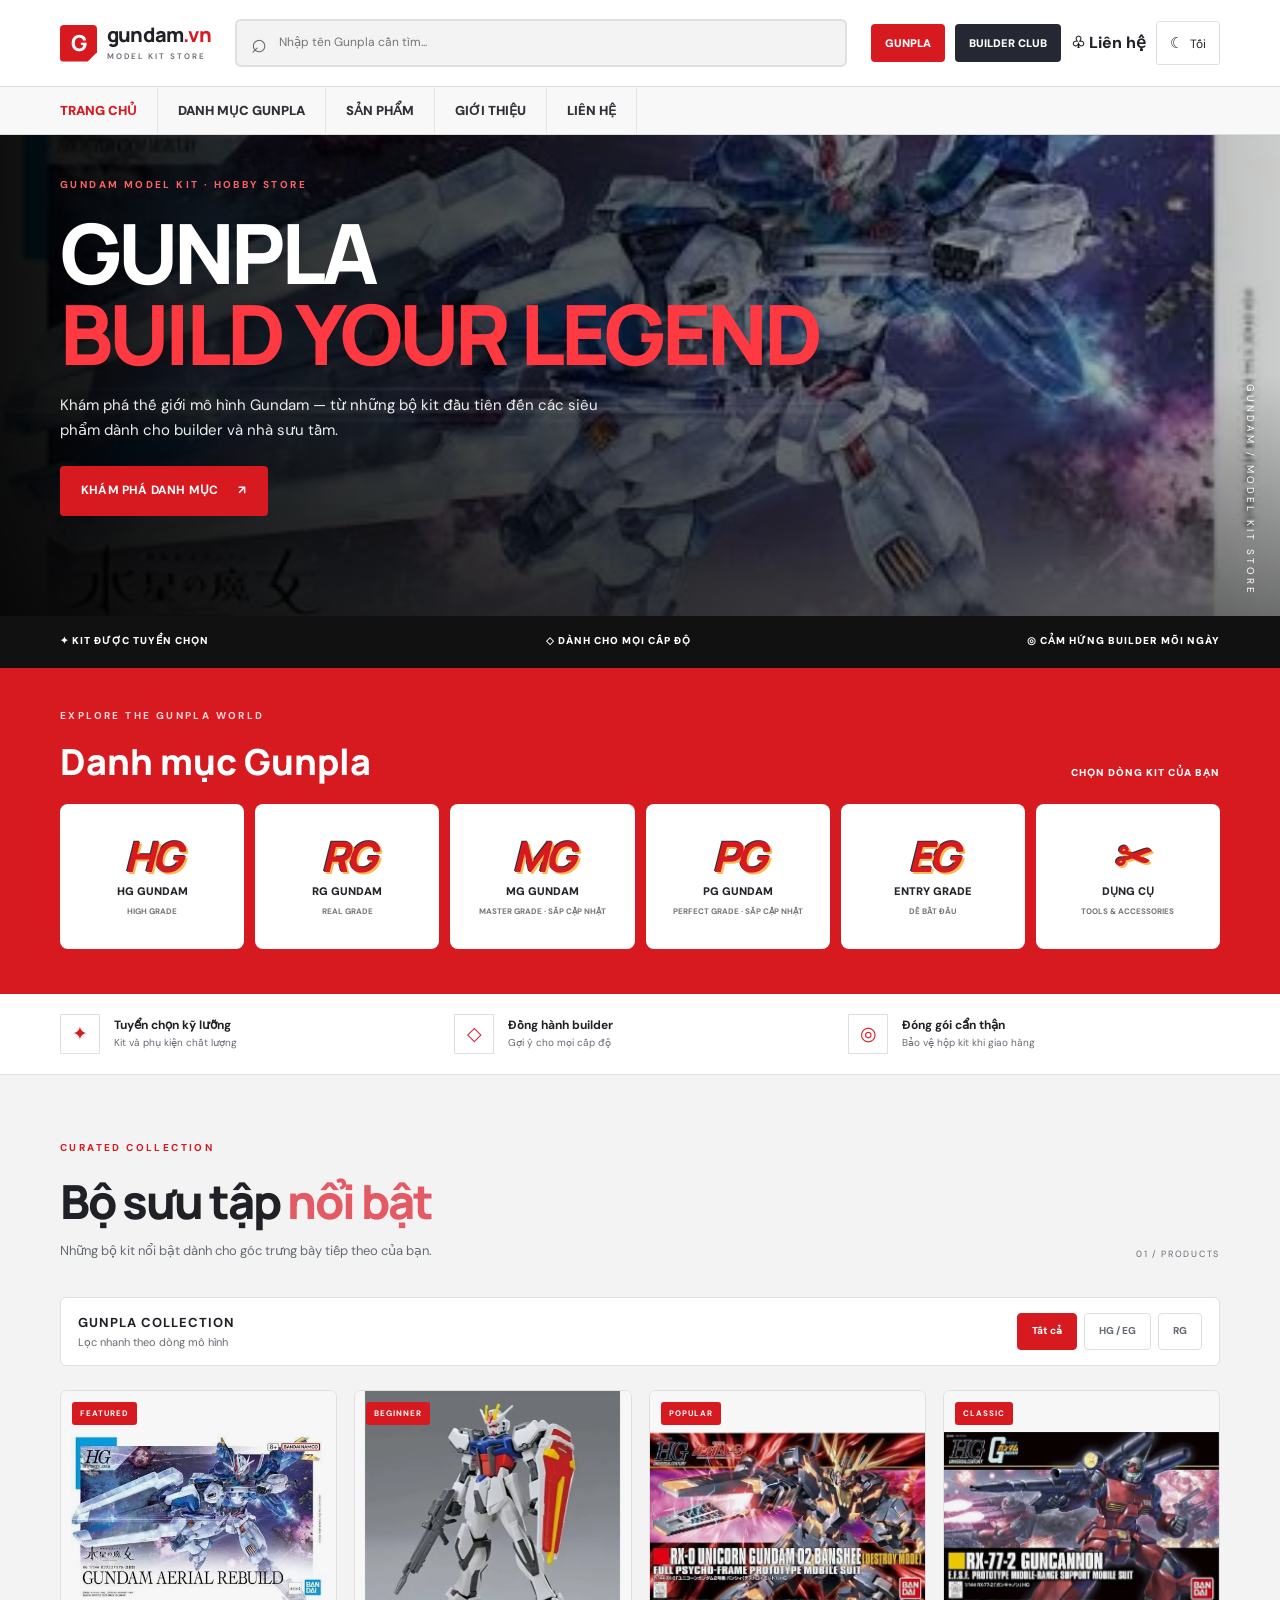
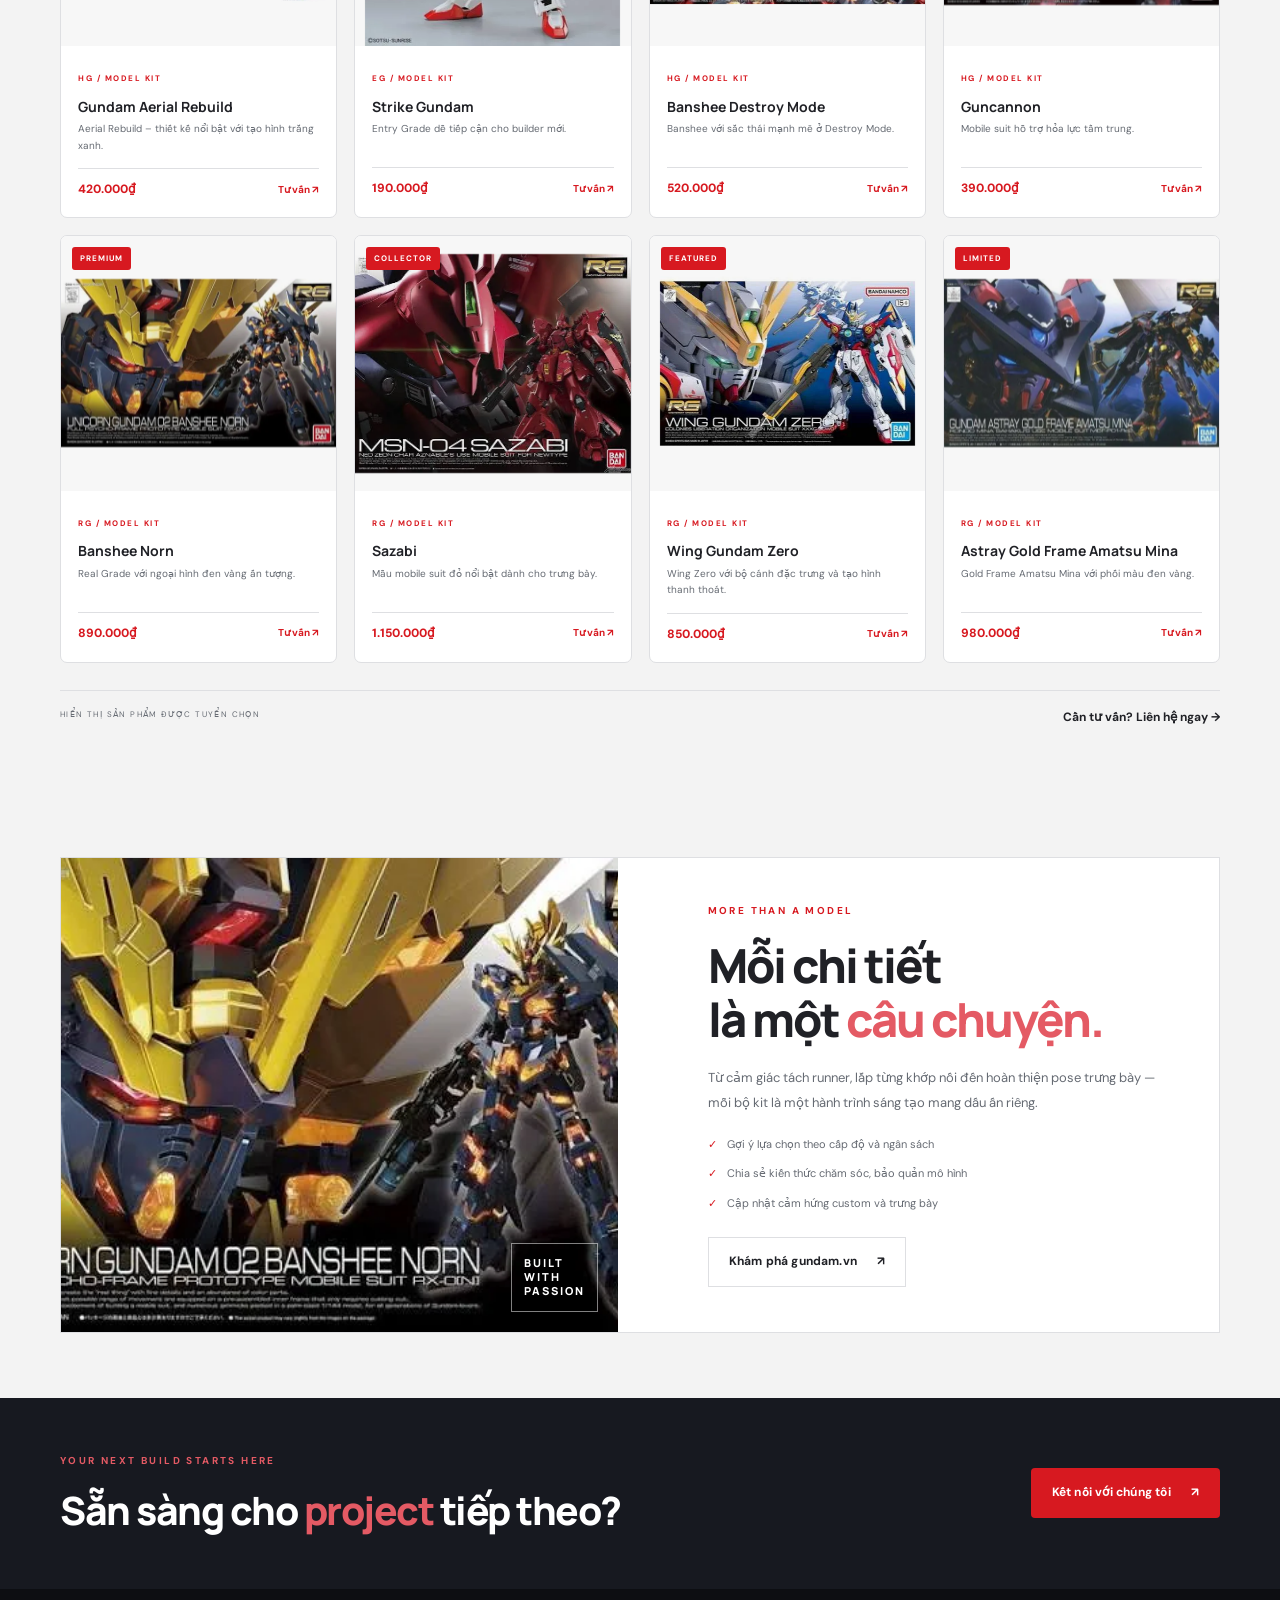
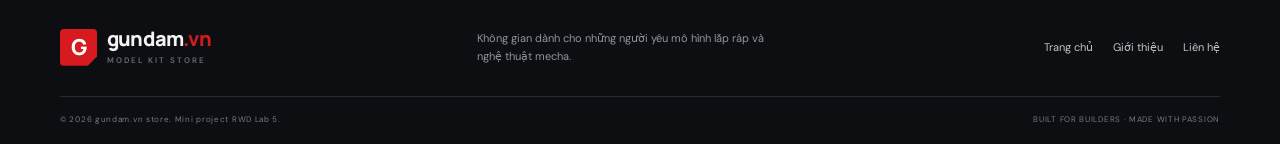
<file: index.html>
<!DOCTYPE html>
<html lang="vi">
<head>
  <meta charset="UTF-8">
  <meta name="viewport" content="width=device-width, initial-scale=1.0">
  <meta name="description" content="gundam.vn store - khám phá thế giới mô hình Gunpla, phụ kiện và dụng cụ lắp ráp dành cho người đam mê mecha.">
  <meta name="theme-color" content="#101116">
  <meta property="og:type" content="website">
  <meta property="og:title" content="gundam.vn store | Gunpla & Model Kit">
  <meta property="og:description" content="Chọn mô hình yêu thích. Bắt đầu hành trình lắp ráp của bạn.">
  <meta property="og:image" content="assets/img/optimized/aerial-rebuild.webp">
  <title>gundam.vn store | Gunpla & Model Kit</title>
  <link rel="icon" href="favicon.svg" type="image/svg+xml">
  <link rel="preconnect" href="https://fonts.googleapis.com">
  <link rel="preconnect" href="https://fonts.gstatic.com" crossorigin>
  <link href="https://fonts.googleapis.com/css2?family=DM+Sans:wght@400;500;600;700&family=Manrope:wght@400;500;600;700;800&display=swap" rel="stylesheet">
  <link rel="stylesheet" href="assets/css/styles.css">
  <script defer src="assets/js/app.js"></script>
</head>
<body>
  <header class="site-header">
    <div class="store-top">
      <div class="container store-top-inner">
        <a class="brand" href="index.html" aria-label="gundam.vn store trang chủ">
          <span class="brand-mark">G</span><span>gundam<span class="brand-dot">.vn</span><small>MODEL KIT STORE</small></span>
        </a>
        <label class="search-box header-search"><span>⌕</span><input id="productSearch" type="search" placeholder="Nhập tên Gunpla cần tìm..." aria-label="Tìm kiếm sản phẩm"></label>
        <div class="header-actions">
          <a class="header-chip" href="#categories">GUNPLA</a>
          <a class="header-chip secondary-chip" href="pages/about.html">BUILDER CLUB</a>
          <a class="cart-link" href="pages/contact.html" aria-label="Liên hệ tư vấn">♧ <span>Liên hệ</span></a>
          <button class="theme-toggle" type="button" aria-label="Bật hoặc tắt giao diện tối"><span class="theme-icon">☾</span><span class="theme-label">Tối</span></button>
        </div>
        <button class="menu-toggle" aria-label="Mở menu" aria-expanded="false"><span></span><span></span><span></span></button>
      </div>
    </div>
    <nav class="store-nav" aria-label="Danh mục chính">
      <div class="container store-nav-inner">
        <a class="active" href="index.html">TRANG CHỦ</a>
        <a href="#categories">DANH MỤC GUNPLA</a>
        <a href="#collection">SẢN PHẨM</a>
        <a href="pages/about.html">GIỚI THIỆU</a>
        <a href="pages/contact.html">LIÊN HỆ</a>
      </div>
    </nav>
    <nav class="main-nav mobile-nav" aria-label="Điều hướng di động">
      <a class="active" href="index.html">Trang chủ</a><a href="#categories">Danh mục Gunpla</a><a href="#collection">Sản phẩm</a><a href="pages/about.html">Giới thiệu</a><a href="pages/contact.html">Liên hệ</a>
    </nav>
  </header>

  <main>
    <section class="shop-hero">
      <div class="shop-hero-image">
        <picture><source srcset="assets/img/optimized/aerial-rebuild.webp" type="image/webp"><img src="assets/img/original/aerial-rebuild.jpg" alt="Mô hình Gundam Aerial Rebuild trong bộ sưu tập Gunpla" fetchpriority="high"></picture>
        <div class="shop-hero-shade"></div>
        <div class="container shop-hero-content">
          <p class="eyebrow">GUNDAM MODEL KIT · HOBBY STORE</p>
          <h1>GUNPLA<br><em>BUILD YOUR LEGEND</em></h1>
          <p>Khám phá thế giới mô hình Gundam — từ những bộ kit đầu tiên đến các siêu phẩm dành cho builder và nhà sưu tầm.</p>
          <a class="btn btn-primary" href="#categories">KHÁM PHÁ DANH MỤC <span>↗</span></a>
        </div>
        <span class="hero-side-label">GUNDAM / MODEL KIT STORE</span>
      </div>
      <div class="container hero-quick-info"><span>✦ KIT ĐƯỢC TUYỂN CHỌN</span><span>◇ DÀNH CHO MỌI CẤP ĐỘ</span><span>◎ CẢM HỨNG BUILDER MỖI NGÀY</span></div>
    </section>
    <section class="category-section" id="categories">
      <div class="container">
        <div class="category-heading"><div><p class="eyebrow">EXPLORE THE GUNPLA WORLD</p><h2>Danh mục <em>Gunpla</em></h2></div><span>CHỌN DÒNG KIT CỦA BẠN</span></div>
        <div class="category-grid">
          <button class="category-tile" data-jump-category="hg"><span class="grade-mark">HG</span><strong>HG GUNDAM</strong><small>HIGH GRADE</small></button>
          <button class="category-tile" data-jump-category="rg"><span class="grade-mark">RG</span><strong>RG GUNDAM</strong><small>REAL GRADE</small></button>
          <button class="category-tile" data-jump-category="all"><span class="grade-mark">MG</span><strong>MG GUNDAM</strong><small>MASTER GRADE · SẮP CẬP NHẬT</small></button>
          <button class="category-tile" data-jump-category="all"><span class="grade-mark">PG</span><strong>PG GUNDAM</strong><small>PERFECT GRADE · SẮP CẬP NHẬT</small></button>
          <button class="category-tile" data-jump-category="hg"><span class="grade-mark">EG</span><strong>ENTRY GRADE</strong><small>DỄ BẮT ĐẦU</small></button>
          <button class="category-tile" data-jump-category="all"><span class="grade-mark tool-mark">✂</span><strong>DỤNG CỤ</strong><small>TOOLS & ACCESSORIES</small></button>
        </div>
      </div>
    </section>

    <section class="section trust-strip"><div class="container trust-grid"><div><span class="trust-icon">✦</span><p><strong>Tuyển chọn kỹ lưỡng</strong><small>Kit và phụ kiện chất lượng</small></p></div><div><span class="trust-icon">◇</span><p><strong>Đồng hành builder</strong><small>Gợi ý cho mọi cấp độ</small></p></div><div><span class="trust-icon">◎</span><p><strong>Đóng gói cẩn thận</strong><small>Bảo vệ hộp kit khi giao hàng</small></p></div></div></section>

    <section class="section collection-section" id="collection">
      <div class="container">
        <div class="section-heading"><div><p class="eyebrow">CURATED COLLECTION</p><h2>Bộ sưu tập <em>nổi bật</em></h2><p class="section-desc">Những bộ kit nổi bật dành cho góc trưng bày tiếp theo của bạn.</p></div><span class="section-count">01 / PRODUCTS</span></div>
        <div class="catalog-tools"><div class="catalog-intro"><strong>GUNPLA COLLECTION</strong><small>Lọc nhanh theo dòng mô hình</small></div><div class="filter-group" role="group" aria-label="Lọc danh mục"><button class="filter-btn active" data-category="all">Tất cả</button><button class="filter-btn" data-category="hg">HG / EG</button><button class="filter-btn" data-category="rg">RG</button></div></div>
        <div class="product-grid" id="productGrid" aria-live="polite"></div>
        <p class="empty-state" id="emptyState" hidden>Không tìm thấy sản phẩm phù hợp. Hãy thử từ khóa khác nhé.</p>
        <div class="collection-foot"><span>HIỂN THỊ SẢN PHẨM ĐƯỢC TUYỂN CHỌN</span><a class="text-link" href="pages/contact.html">Cần tư vấn? Liên hệ ngay →</a></div>
      </div>
    </section>

    <section class="feature-section section"><div class="container feature-panel"><div class="feature-image"><picture><source srcset="assets/img/optimized/rg-banshee-norn.webp" type="image/webp"><img src="assets/img/original/rg-banshee-norn.jpg" loading="lazy" alt="Mô hình mecha màu đen và vàng phong cách sưu tầm"></picture><span class="feature-stamp">BUILT<br>WITH<br>PASSION</span></div><div class="feature-copy"><p class="eyebrow">MORE THAN A MODEL</p><h2>Mỗi chi tiết<br>là một <em>câu chuyện.</em></h2><p>Từ cảm giác tách runner, lắp từng khớp nối đến hoàn thiện pose trưng bày — mỗi bộ kit là một hành trình sáng tạo mang dấu ấn riêng.</p><ul class="check-list"><li>Gợi ý lựa chọn theo cấp độ và ngân sách</li><li>Chia sẻ kiến thức chăm sóc, bảo quản mô hình</li><li>Cập nhật cảm hứng custom và trưng bày</li></ul><a class="btn btn-outline" href="pages/about.html">Khám phá gundam.vn <span>↗</span></a></div></div></section>

    <section class="cta-section"><div class="container cta-inner"><div><p class="eyebrow">YOUR NEXT BUILD STARTS HERE</p><h2>Sẵn sàng cho <em>project</em> tiếp theo?</h2></div><a class="btn btn-primary" href="pages/contact.html">Kết nối với chúng tôi <span>↗</span></a></div></section>
  </main>
  <footer class="site-footer"><div class="container footer-main"><a class="brand" href="index.html"><span class="brand-mark">G</span><span>gundam<span class="brand-dot">.vn</span><small>MODEL KIT STORE</small></span></a><p>Không gian dành cho những người yêu mô hình lắp ráp và nghệ thuật mecha.</p><div class="footer-links"><a href="index.html">Trang chủ</a><a href="pages/about.html">Giới thiệu</a><a href="pages/contact.html">Liên hệ</a></div></div><div class="container footer-bottom"><span>© 2026 gundam.vn store. Mini project RWD Lab 5.</span><span>BUILT FOR BUILDERS · MADE WITH PASSION</span></div></footer>
  <button class="back-to-top" id="backToTop" aria-label="Lên đầu trang">↑</button>
</body>
</html>
</file>
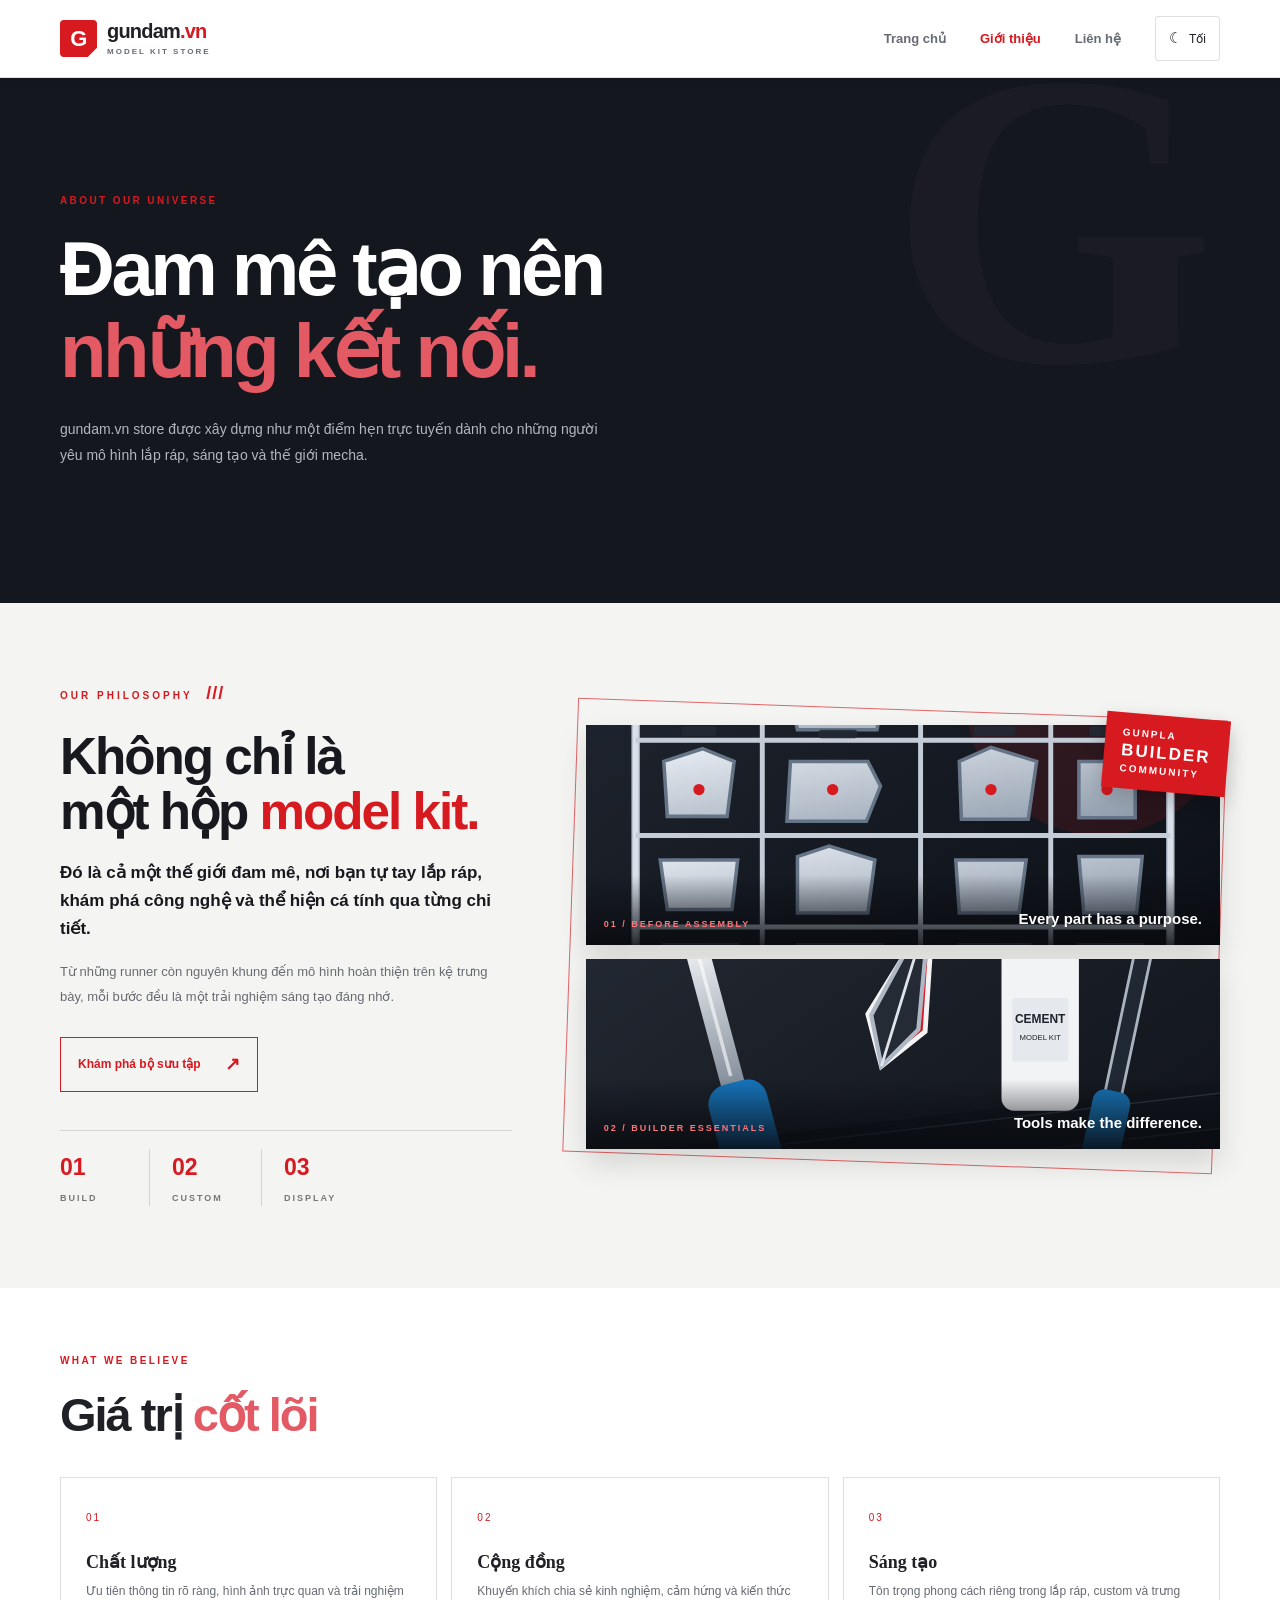
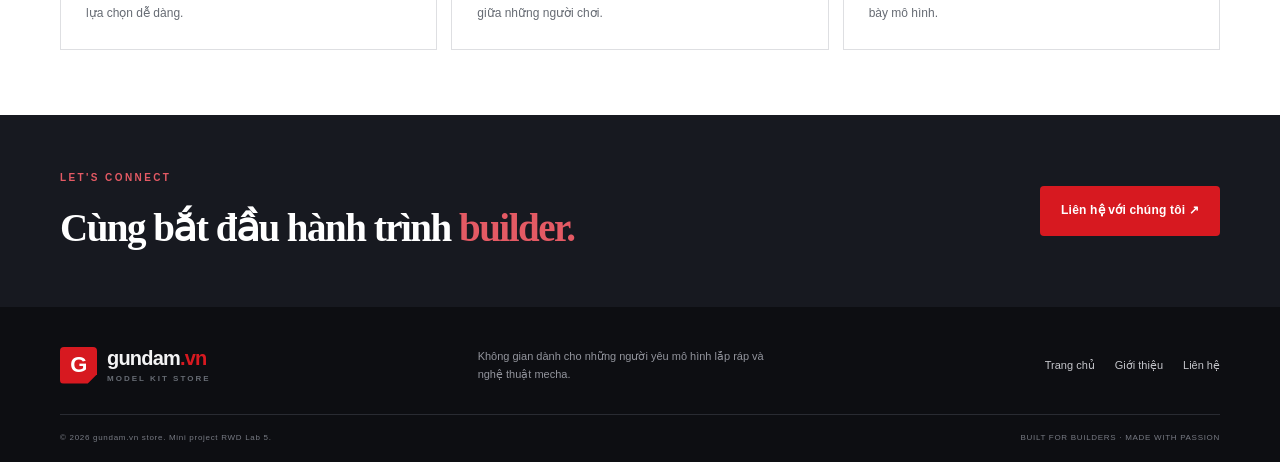
<file: pages/about.html>
<!DOCTYPE html>
<html lang="vi">
<head>
  <meta charset="UTF-8"><meta name="viewport" content="width=device-width, initial-scale=1.0">
  <meta name="description" content="Tìm hiểu câu chuyện, giá trị và định hướng của gundam.vn store - không gian dành cho cộng đồng Gunpla.">
  <meta property="og:type" content="website"><meta property="og:title" content="Giới thiệu | gundam.vn store"><meta property="og:description" content="Một không gian dành cho những người yêu mô hình lắp ráp."><meta property="og:image" content="../assets/img/optimized/rg-wing-zero.webp">
  <title>Giới thiệu | gundam.vn store</title><link rel="icon" href="../favicon.svg" type="image/svg+xml"><link rel="stylesheet" href="../assets/css/styles.css"><script defer src="../assets/js/app.js"></script>
</head>
<body>
<header class="site-header"><div class="container nav-wrap"><a class="brand" href="../index.html"><span class="brand-mark">G</span><span>gundam<span class="brand-dot">.vn</span><small>MODEL KIT STORE</small></span></a><button class="menu-toggle" aria-label="Mở menu" aria-expanded="false"><span></span><span></span><span></span></button><nav class="main-nav"><a href="../index.html">Trang chủ</a><a class="active" href="about.html">Giới thiệu</a><a href="contact.html">Liên hệ</a><button class="theme-toggle" type="button" aria-label="Bật hoặc tắt giao diện tối"><span class="theme-icon">☾</span><span class="theme-label">Giao diện</span></button></nav></div></header>
<main><section class="page-hero"><div class="container"><p class="eyebrow">ABOUT OUR UNIVERSE</p><h1>Đam mê tạo nên<br><em>những kết nối.</em></h1><p>gundam.vn store được xây dựng như một điểm hẹn trực tuyến dành cho những người yêu mô hình lắp ráp, sáng tạo và thế giới mecha.</p></div></section>
<section class="about-intro">
  <div class="container about-intro-grid">
    <div class="about-intro-copy">
      <p class="eyebrow">OUR PHILOSOPHY <span class="red-slashes">///</span></p>
      <h2>Không chỉ là<br>một hộp <em>model kit.</em></h2>
      <p class="about-lead">Đó là cả một thế giới đam mê, nơi bạn tự tay lắp ráp, khám phá công nghệ và thể hiện cá tính qua từng chi tiết.</p>
      <p class="about-description">Từ những runner còn nguyên khung đến mô hình hoàn thiện trên kệ trưng bày, mỗi bước đều là một trải nghiệm sáng tạo đáng nhớ.</p>
      <a class="about-explore-link" href="../index.html#collection">Khám phá bộ sưu tập <span>↗</span></a>
      <div class="about-mini-stats"><div><strong>01</strong><span>BUILD</span></div><div><strong>02</strong><span>CUSTOM</span></div><div><strong>03</strong><span>DISPLAY</span></div></div>
    </div>
    <div class="about-visual-grid">
      <figure class="about-visual about-visual-runner"><img src="../assets/img/optimized/gunpla-runner.svg" alt="Khung runner Gunpla với các chi tiết mô hình chưa tách"><figcaption><span>01 / BEFORE ASSEMBLY</span><strong>Every part has a purpose.</strong></figcaption></figure>
      <figure class="about-visual about-visual-tools"><img src="../assets/img/optimized/gunpla-tools.svg" alt="Bộ dụng cụ lắp ráp mô hình gồm kìm cắt, dao và keo chuyên dụng"><figcaption><span>02 / BUILDER ESSENTIALS</span><strong>Tools make the difference.</strong></figcaption></figure>
      <div class="about-visual-stamp">GUNPLA<br><b>BUILDER</b><br>COMMUNITY</div>
    </div>
  </div>
</section>
<section class="section values-section"><div class="container"><div class="section-heading"><div><p class="eyebrow">WHAT WE BELIEVE</p><h2>Giá trị <em>cốt lõi</em></h2></div></div><div class="values-grid"><article class="value-card"><span>01</span><h3>Chất lượng</h3><p>Ưu tiên thông tin rõ ràng, hình ảnh trực quan và trải nghiệm lựa chọn dễ dàng.</p></article><article class="value-card"><span>02</span><h3>Cộng đồng</h3><p>Khuyến khích chia sẻ kinh nghiệm, cảm hứng và kiến thức giữa những người chơi.</p></article><article class="value-card"><span>03</span><h3>Sáng tạo</h3><p>Tôn trọng phong cách riêng trong lắp ráp, custom và trưng bày mô hình.</p></article></div></div></section>
<section class="cta-section"><div class="container cta-inner"><div><p class="eyebrow">LET'S CONNECT</p><h2>Cùng bắt đầu hành trình <em>builder.</em></h2></div><a class="btn btn-primary" href="contact.html">Liên hệ với chúng tôi ↗</a></div></section></main>
<footer class="site-footer"><div class="container footer-main"><a class="brand" href="../index.html"><span class="brand-mark">G</span><span>gundam<span class="brand-dot">.vn</span><small>MODEL KIT STORE</small></span></a><p>Không gian dành cho những người yêu mô hình lắp ráp và nghệ thuật mecha.</p><div class="footer-links"><a href="../index.html">Trang chủ</a><a href="about.html">Giới thiệu</a><a href="contact.html">Liên hệ</a></div></div><div class="container footer-bottom"><span>© 2026 gundam.vn store. Mini project RWD Lab 5.</span><span>BUILT FOR BUILDERS · MADE WITH PASSION</span></div></footer><button class="back-to-top" id="backToTop" aria-label="Lên đầu trang">↑</button>
</body></html>
</file>
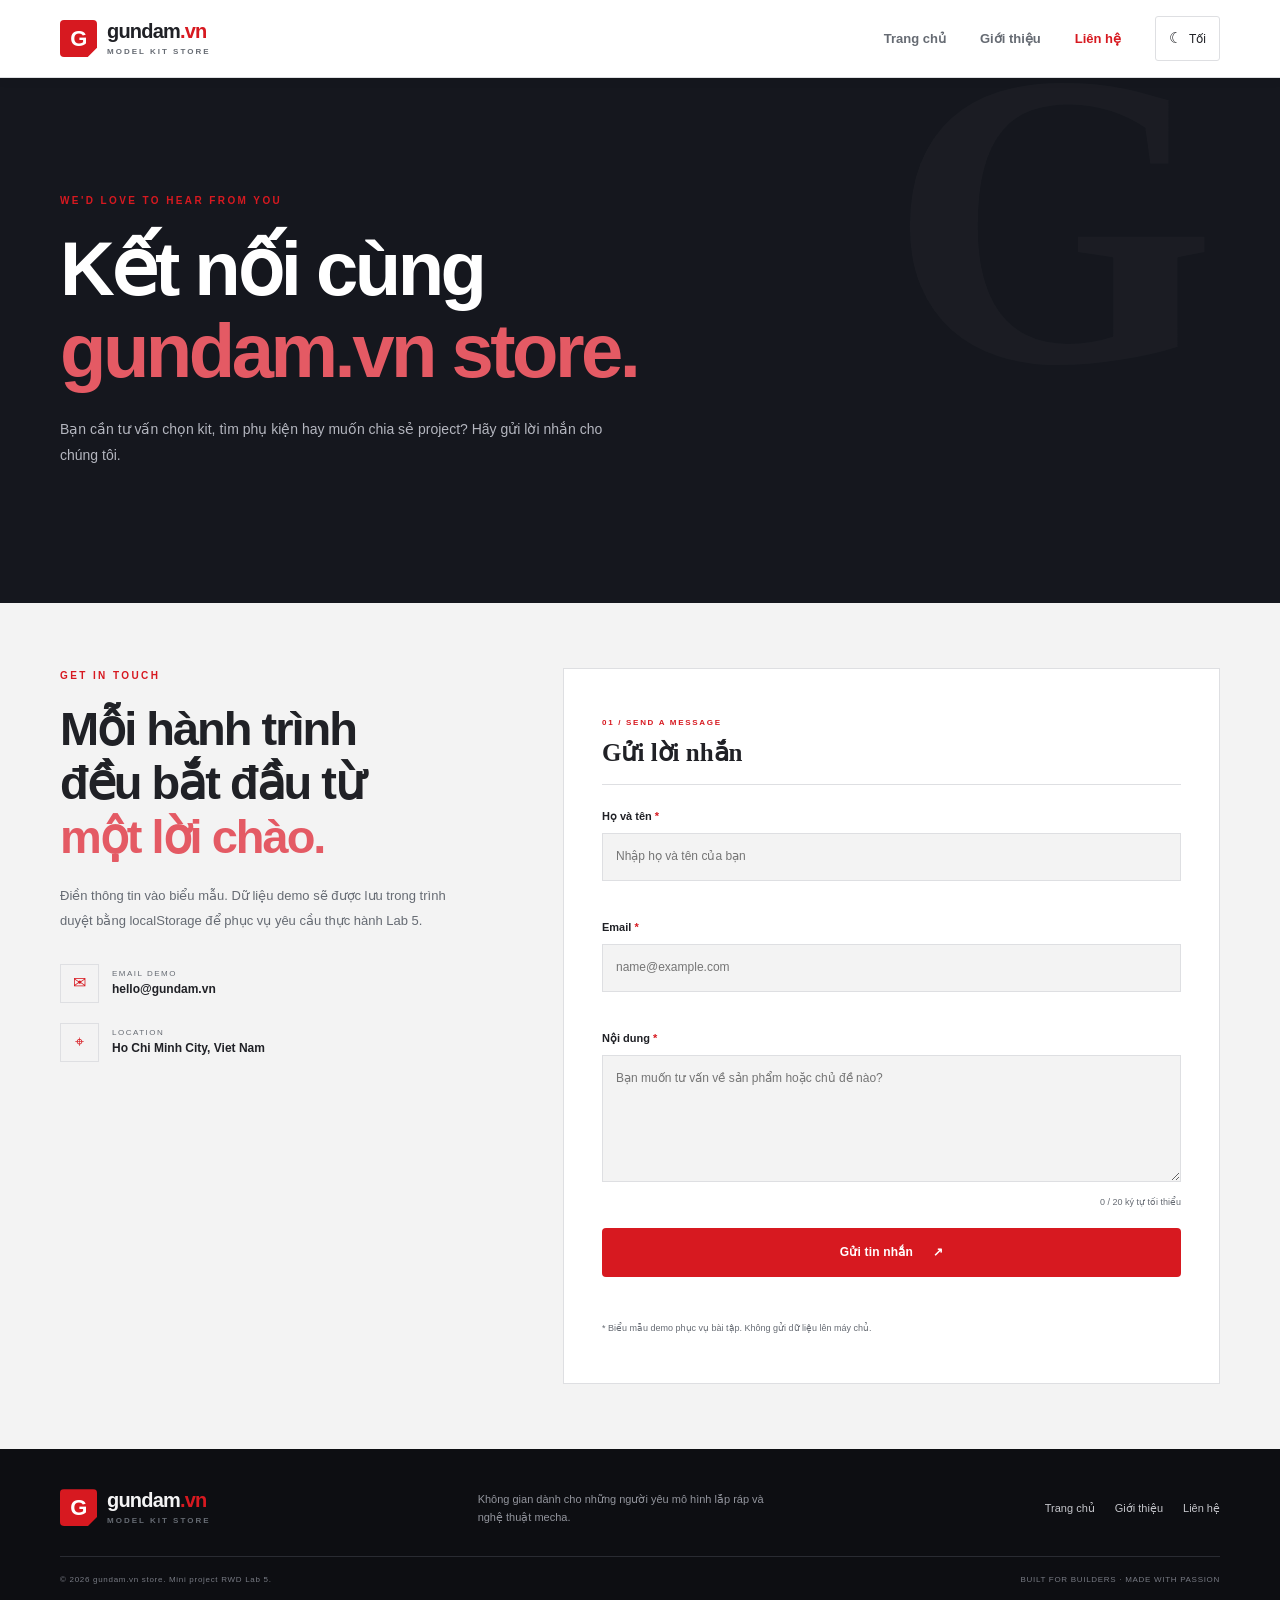
<file: pages/contact.html>
<!DOCTYPE html>
<html lang="vi">
<head>
<meta charset="UTF-8"><meta name="viewport" content="width=device-width, initial-scale=1.0">
<meta name="description" content="Liên hệ gundam.vn store để được tư vấn chọn Gunpla, phụ kiện và dụng cụ lắp ráp phù hợp.">
<meta property="og:type" content="website"><meta property="og:title" content="Liên hệ | gundam.vn store"><meta property="og:description" content="Gửi câu hỏi hoặc yêu cầu tư vấn cho gundam.vn store."><meta property="og:image" content="../assets/img/optimized/aerial-rebuild.webp">
<title>Liên hệ | gundam.vn store</title><link rel="icon" href="../favicon.svg" type="image/svg+xml"><link rel="stylesheet" href="../assets/css/styles.css"><script defer src="../assets/js/app.js"></script>
</head>
<body>
<header class="site-header"><div class="container nav-wrap"><a class="brand" href="../index.html"><span class="brand-mark">G</span><span>gundam<span class="brand-dot">.vn</span><small>MODEL KIT STORE</small></span></a><button class="menu-toggle" aria-label="Mở menu" aria-expanded="false"><span></span><span></span><span></span></button><nav class="main-nav"><a href="../index.html">Trang chủ</a><a href="about.html">Giới thiệu</a><a class="active" href="contact.html">Liên hệ</a><button class="theme-toggle" type="button" aria-label="Bật hoặc tắt giao diện tối"><span class="theme-icon">☾</span><span class="theme-label">Giao diện</span></button></nav></div></header>
<main><section class="page-hero contact-hero"><div class="container"><p class="eyebrow">WE'D LOVE TO HEAR FROM YOU</p><h1>Kết nối cùng<br><em>gundam.vn store.</em></h1><p>Bạn cần tư vấn chọn kit, tìm phụ kiện hay muốn chia sẻ project? Hãy gửi lời nhắn cho chúng tôi.</p></div></section>
<section class="section contact-section"><div class="container contact-layout"><div class="contact-aside"><p class="eyebrow">GET IN TOUCH</p><h2>Mỗi hành trình<br>đều bắt đầu từ<br><em>một lời chào.</em></h2><p>Điền thông tin vào biểu mẫu. Dữ liệu demo sẽ được lưu trong trình duyệt bằng localStorage để phục vụ yêu cầu thực hành Lab 5.</p><div class="contact-detail"><span>✉</span><div><small>EMAIL DEMO</small><strong>hello@gundam.vn</strong></div></div><div class="contact-detail"><span>⌖</span><div><small>LOCATION</small><strong>Ho Chi Minh City, Viet Nam</strong></div></div></div>
<form class="contact-form" id="contactForm" novalidate><div class="form-heading"><span>01 / SEND A MESSAGE</span><h3>Gửi lời nhắn</h3></div><div class="form-field"><label for="fullName">Họ và tên <b>*</b></label><input id="fullName" name="fullName" type="text" placeholder="Nhập họ và tên của bạn"><small class="field-error" id="nameError"></small></div><div class="form-field"><label for="email">Email <b>*</b></label><input id="email" name="email" type="email" placeholder="name@example.com"><small class="field-error" id="emailError"></small></div><div class="form-field"><label for="message">Nội dung <b>*</b></label><textarea id="message" name="message" rows="5" placeholder="Bạn muốn tư vấn về sản phẩm hoặc chủ đề nào?"></textarea><div class="field-foot"><small class="field-error" id="messageError"></small><small id="charCount">0 / 20 ký tự tối thiểu</small></div></div><button class="btn btn-primary submit-btn" type="submit">Gửi tin nhắn <span>↗</span></button><p class="form-status" id="formStatus" role="status" aria-live="polite"></p><p class="privacy-note">* Biểu mẫu demo phục vụ bài tập. Không gửi dữ liệu lên máy chủ.</p></form></div></section></main>
<footer class="site-footer"><div class="container footer-main"><a class="brand" href="../index.html"><span class="brand-mark">G</span><span>gundam<span class="brand-dot">.vn</span><small>MODEL KIT STORE</small></span></a><p>Không gian dành cho những người yêu mô hình lắp ráp và nghệ thuật mecha.</p><div class="footer-links"><a href="../index.html">Trang chủ</a><a href="about.html">Giới thiệu</a><a href="contact.html">Liên hệ</a></div></div><div class="container footer-bottom"><span>© 2026 gundam.vn store. Mini project RWD Lab 5.</span><span>BUILT FOR BUILDERS · MADE WITH PASSION</span></div></footer><button class="back-to-top" id="backToTop" aria-label="Lên đầu trang">↑</button>
</body></html>
</file>
<file: assets/css/styles.css>
/* gundam.vn store — RWD Lab 5 | Mobile-first responsive styles */
:root{--bg:#f4f4f2;--surface:#fff;--text:#17191f;--muted:#70737b;--line:#dedfdf;--accent:#c72d38;--accent-dark:#9e1e29;--soft:#ececea;--header:rgba(248,248,246,.88);--shadow:0 18px 50px rgba(20,22,28,.09);--radius:4px}
body.dark{--bg:#101116;--surface:#181a21;--text:#f1f1f2;--muted:#a3a5ad;--line:#30323b;--accent:#e14a54;--accent-dark:#bd303b;--soft:#22242c;--header:rgba(16,17,22,.9);--shadow:0 18px 50px rgba(0,0,0,.28)}
*{box-sizing:border-box}html{scroll-behavior:smooth;scroll-padding-top:90px}body{margin:0;background:var(--bg);color:var(--text);font-family:"DM Sans",Arial,sans-serif;line-height:1.65;transition:background .25s,color .25s}img{display:block;max-width:100%}a{color:inherit;text-decoration:none}button,input,textarea{font:inherit}.container{width:min(1160px,calc(100% - 40px));margin-inline:auto}.site-header{height:78px;position:sticky;top:0;z-index:50;background:var(--header);backdrop-filter:blur(18px);border-bottom:1px solid var(--line)}.nav-wrap{height:100%;display:flex;align-items:center;justify-content:space-between}.brand{display:flex;align-items:center;gap:10px;font-family:Manrope,sans-serif;font-weight:800;font-size:19px;letter-spacing:-.8px;line-height:1}.brand-mark{width:37px;height:37px;background:var(--accent);color:#fff;display:grid;place-items:center;font-size:22px;font-weight:800;clip-path:polygon(0 0,100% 0,100% 75%,75% 100%,0 100%)}.brand-dot{color:var(--accent)}.brand small{display:block;font:600 8px "DM Sans",sans-serif;letter-spacing:2px;color:var(--muted);margin-top:6px}.main-nav{display:none;align-items:center;gap:34px}.main-nav>a{font-size:13px;color:var(--muted);font-weight:600;transition:color .2s}.main-nav>a:hover,.main-nav>a.active{color:var(--accent)}.theme-toggle{border:1px solid var(--line);background:transparent;color:var(--text);padding:9px 13px;font-size:12px;cursor:pointer;border-radius:3px}.theme-icon{font-size:15px;margin-right:7px}.menu-toggle{width:42px;height:42px;border:1px solid var(--line);background:transparent;display:flex;flex-direction:column;justify-content:center;align-items:center;gap:5px;cursor:pointer}.menu-toggle span{width:17px;height:1.5px;background:var(--text);transition:.2s}.menu-toggle[aria-expanded=true] span:first-child{transform:translateY(6.5px) rotate(45deg)}.menu-toggle[aria-expanded=true] span:nth-child(2){opacity:0}.menu-toggle[aria-expanded=true] span:last-child{transform:translateY(-6.5px) rotate(-45deg)}.main-nav.is-open{display:flex;position:absolute;top:77px;left:0;right:0;padding:22px 20px 26px;background:var(--surface);border-bottom:1px solid var(--line);box-shadow:var(--shadow);flex-direction:column;align-items:stretch;gap:18px}.main-nav.is-open a{padding:5px 0}.main-nav.is-open .theme-toggle{align-self:flex-start}
.hero{position:relative;overflow:hidden;background:#111319;color:#f5f5f6;min-height:650px}.hero-grid{position:absolute;inset:0;opacity:.12;background-image:linear-gradient(rgba(255,255,255,.12) 1px,transparent 1px),linear-gradient(90deg,rgba(255,255,255,.12) 1px,transparent 1px);background-size:60px 60px;mask-image:linear-gradient(90deg,black,transparent)}.hero-inner{position:relative;display:grid;grid-template-columns:1fr;align-items:center;gap:20px;padding-top:78px;padding-bottom:70px}.hero-copy{z-index:2}.eyebrow{font-size:10px;font-weight:700;letter-spacing:2.4px;color:var(--accent);margin:0 0 18px}.hero .eyebrow{color:#e65a64}.eyebrow-line{display:inline-block;width:27px;height:1px;background:currentColor;vertical-align:middle;margin-right:9px}.hero h1,.page-hero h1{font:800 clamp(42px,7vw,76px)/1.08 Manrope,sans-serif;letter-spacing:-3.5px;margin:0 0 24px}.hero h1 em,.page-hero h1 em,.section-heading h2 em,.feature-copy h2 em,.cta-inner h2 em,.about-grid h2 em,.contact-aside h2 em{font-style:normal;color:#e45a64}.hero-desc{max-width:500px;color:#b9bbc3;font-size:15px;line-height:1.9}.hero-actions{display:flex;flex-wrap:wrap;align-items:center;gap:22px;margin-top:30px}.btn{display:inline-flex;align-items:center;justify-content:center;gap:20px;padding:14px 20px;border:1px solid transparent;font-size:12px;font-weight:700;letter-spacing:.2px;cursor:pointer;transition:transform .2s,background .2s}.btn:hover{transform:translateY(-2px)}.btn-primary{background:var(--accent);color:#fff}.btn-primary:hover{background:var(--accent-dark)}.btn-outline{border-color:var(--line);color:var(--text);background:transparent}.text-link{font-size:12px;font-weight:700;color:inherit}.text-link span{color:var(--accent);margin-left:6px}.hero-meta{display:flex;gap:25px;margin-top:48px;padding-top:23px;border-top:1px solid rgba(255,255,255,.15);max-width:470px}.hero-meta div{display:flex;flex-direction:column}.hero-meta strong{font:700 22px Manrope}.hero-meta span{font-size:10px;color:#a9abb4}.hero-art{position:relative;min-height:330px;display:grid;place-items:center}.hero-art picture{position:relative;z-index:2;width:min(100%,430px);filter:drop-shadow(0 30px 35px rgba(0,0,0,.45))}.hero-art img{width:100%;mix-blend-mode:screen;mask-image:radial-gradient(ellipse,black 45%,transparent 76%)}.art-orbit{position:absolute;border:1px solid rgba(255,255,255,.13);border-radius:50%;aspect-ratio:1}.orbit-one{width:300px}.orbit-two{width:390px;border-style:dashed;opacity:.6}.art-glow{position:absolute;width:250px;height:250px;border-radius:50%;background:rgba(190,35,48,.2);filter:blur(65px)}.art-caption,.art-index{position:absolute;z-index:3;font-size:9px;letter-spacing:2px;color:#a9abb4}.art-caption{bottom:15px;left:0}.art-index{right:0;top:15px}.art-index span{color:#e65a64;margin:0 8px}.hero-bottom{position:relative;display:flex;align-items:center;gap:15px;padding-bottom:22px;color:#777b85;font-size:8px;letter-spacing:2px}.scroll-line{height:1px;width:65px;background:#e45a64}
.section{padding:85px 0}.trust-strip{padding:27px 0;border-bottom:1px solid var(--line);background:var(--surface)}.trust-grid{display:grid;gap:22px}.trust-grid>div{display:flex;align-items:center;gap:14px}.trust-icon{width:40px;height:40px;border:1px solid var(--line);display:grid;place-items:center;color:var(--accent);font-size:19px}.trust-grid p{margin:0;display:flex;flex-direction:column}.trust-grid strong{font-size:12px}.trust-grid small{font-size:10px;color:var(--muted)}.section-heading{display:flex;justify-content:space-between;align-items:end;gap:20px;margin-bottom:35px}.section-heading h2,.feature-copy h2,.about-grid h2,.contact-aside h2{font:800 clamp(31px,4vw,47px)/1.15 Manrope,sans-serif;letter-spacing:-2px;margin:0}.section-desc{font-size:13px;color:var(--muted);margin:12px 0 0}.section-count{font-size:9px;letter-spacing:1.7px;color:var(--muted);white-space:nowrap}.catalog-tools{display:flex;flex-direction:column;gap:15px;margin-bottom:24px}.search-box{height:46px;display:flex;align-items:center;gap:10px;padding:0 14px;border:1px solid var(--line);background:var(--surface);max-width:390px;flex:1}.search-box span{font-size:22px;color:var(--muted)}.search-box input{border:0;outline:0;background:transparent;color:var(--text);width:100%;font-size:12px}.filter-group{display:flex;gap:7px;flex-wrap:wrap}.filter-btn{border:1px solid var(--line);background:transparent;color:var(--muted);padding:9px 14px;font-size:10px;font-weight:700;cursor:pointer}.filter-btn.active,.filter-btn:hover{background:var(--text);color:var(--bg);border-color:var(--text)}.product-grid{display:grid;grid-template-columns:repeat(2,minmax(0,1fr));gap:13px}.product-card{background:var(--surface);border:1px solid var(--line);min-width:0;transition:transform .25s,box-shadow .25s}.product-card:hover{transform:translateY(-5px);box-shadow:var(--shadow)}.product-visual{position:relative;background:#171920;aspect-ratio:1.05;overflow:hidden}.product-visual img{width:100%;height:100%;object-fit:cover;transition:transform .5s}.product-card:hover .product-visual img{transform:scale(1.05)}.product-tag{position:absolute;top:11px;left:11px;background:var(--accent);color:white;padding:5px 8px;font-size:8px;font-weight:700;letter-spacing:1px}.product-info{padding:14px}.product-type{font-size:8px;letter-spacing:1.5px;color:var(--accent);font-weight:700}.product-info h3{font:700 13px/1.4 Manrope,sans-serif;margin:7px 0 5px}.product-info p{font-size:10px;color:var(--muted);margin:0;min-height:32px}.product-bottom{display:flex;justify-content:space-between;align-items:center;margin-top:14px;padding-top:11px;border-top:1px solid var(--line)}.product-price{font-size:12px;font-weight:800}.product-link{font-size:10px;color:var(--accent);font-weight:700}.empty-state{padding:35px;text-align:center;color:var(--muted);border:1px dashed var(--line)}.collection-foot{display:flex;justify-content:space-between;gap:15px;margin-top:27px;padding-top:17px;border-top:1px solid var(--line)}.collection-foot>span{font-size:8px;letter-spacing:1.4px;color:var(--muted)}.feature-section{padding-top:30px}.feature-panel{display:grid;background:var(--surface);border:1px solid var(--line)}.feature-image{position:relative;min-height:290px;background:#171920;overflow:hidden}.feature-image img{width:100%;height:100%;position:absolute;inset:0;object-fit:cover}.feature-stamp{position:absolute;right:20px;bottom:20px;border:1px solid rgba(255,255,255,.5);color:#fff;padding:12px;font:800 11px/1.3 Manrope;letter-spacing:2px}.feature-copy{padding:35px}.feature-copy>p:not(.eyebrow){font-size:13px;color:var(--muted);line-height:1.9;margin:20px 0}.check-list{list-style:none;padding:0;margin:0 0 25px}.check-list li{font-size:11px;margin:11px 0;color:var(--muted)}.check-list li:before{content:"✓";color:var(--accent);margin-right:10px}.cta-section{background:#171920;color:#fff;padding:55px 0}.cta-inner{display:flex;flex-direction:column;align-items:flex-start;gap:25px}.cta-inner h2{font:800 clamp(26px,4vw,39px)/1.2 Manrope;letter-spacing:-1.5px;margin:0}.cta-inner .eyebrow{color:#e45a64}.site-footer{background:#0d0e12;color:#f3f3f4;padding:40px 0 18px}.footer-main{display:flex;flex-direction:column;gap:18px;padding-bottom:30px}.footer-main .brand{align-self:flex-start}.footer-main p{font-size:11px;color:#92949c;max-width:300px;margin:0}.footer-links{display:flex;gap:20px;flex-wrap:wrap}.footer-links a{font-size:11px;color:#c4c5ca}.footer-bottom{border-top:1px solid #292b32;padding-top:16px;display:flex;flex-direction:column;gap:7px;color:#777a83;font-size:8px;letter-spacing:.7px}.back-to-top{position:fixed;right:18px;bottom:18px;width:42px;height:42px;background:var(--accent);color:#fff;border:0;font-size:20px;cursor:pointer;opacity:0;visibility:hidden;transform:translateY(10px);transition:.2s;z-index:40}.back-to-top.visible{opacity:1;visibility:visible;transform:translateY(0)}
.page-hero{background:#15171e;color:#fff;padding:85px 0 90px;position:relative;overflow:hidden}.page-hero:after{content:"G";position:absolute;right:5%;top:-100px;font:800 420px Manrope;color:rgba(255,255,255,.025)}.page-hero .container{position:relative;z-index:1}.page-hero h1{font-size:clamp(43px,7vw,70px)}.page-hero p:not(.eyebrow){max-width:550px;color:#b4b6bf;font-size:14px;line-height:1.9}.about-grid{display:grid;gap:25px;align-items:start}.story-copy p{font-size:13px;color:var(--muted);line-height:2;margin:0 0 15px}.about-image{position:relative;height:340px;background:#171920;margin-top:55px;overflow:hidden}.about-image img{width:100%;height:100%;object-fit:cover}.image-note{position:absolute;bottom:20px;left:20px;background:rgba(13,14,18,.85);padding:15px 19px;color:#fff;display:flex;flex-direction:column}.image-note span{font-size:8px;letter-spacing:2px;color:#e45a64}.image-note strong{font:700 17px Manrope}.values-section{background:var(--surface)}.values-grid{display:grid;gap:14px}.value-card{border:1px solid var(--line);padding:25px}.value-card>span{font-size:10px;color:var(--accent);letter-spacing:2px}.value-card h3{font:700 18px Manrope;margin:22px 0 8px}.value-card p{font-size:12px;color:var(--muted);line-height:1.8;margin:0}.contact-layout{display:grid;gap:45px}.contact-aside>p:not(.eyebrow){font-size:13px;color:var(--muted);line-height:1.9;max-width:390px;margin:20px 0 30px}.contact-detail{display:flex;align-items:center;gap:13px;margin:20px 0}.contact-detail>span{width:39px;height:39px;border:1px solid var(--line);display:grid;place-items:center;color:var(--accent)}.contact-detail div{display:flex;flex-direction:column}.contact-detail small{font-size:8px;letter-spacing:1.5px;color:var(--muted)}.contact-detail strong{font-size:12px}.contact-form{background:var(--surface);border:1px solid var(--line);padding:25px}.form-heading{border-bottom:1px solid var(--line);padding-bottom:17px;margin-bottom:22px}.form-heading span{font-size:8px;letter-spacing:1.7px;color:var(--accent);font-weight:700}.form-heading h3{font:800 25px Manrope;margin:5px 0 0}.form-field{margin:17px 0}.form-field label{display:block;font-size:11px;font-weight:700;margin-bottom:8px}.form-field label b{color:var(--accent)}.form-field input,.form-field textarea{width:100%;border:1px solid var(--line);background:var(--bg);color:var(--text);padding:13px;font-size:12px;outline:none;resize:vertical}.form-field input:focus,.form-field textarea:focus{border-color:var(--accent)}.form-field input.invalid,.form-field textarea.invalid{border-color:#d33b45}.field-error{display:block;color:#d33b45;font-size:10px;min-height:16px;margin-top:4px}.field-foot{display:flex;justify-content:space-between;gap:10px}.field-foot>small:last-child{font-size:9px;color:var(--muted);margin-top:4px}.submit-btn{width:100%}.form-status{font-size:12px;font-weight:700;min-height:20px}.form-status.success{color:#21875b}.form-status.error{color:#d33b45}.privacy-note{font-size:9px;color:var(--muted)}
@media(min-width:600px){.container{width:min(1160px,calc(100% - 64px))}.main-nav{display:flex}.menu-toggle{display:none}.hero-inner{grid-template-columns:1.05fr .95fr;padding-top:90px;padding-bottom:80px}.hero-art{min-height:430px}.hero-meta{gap:35px}.trust-grid{grid-template-columns:repeat(3,1fr)}.catalog-tools{flex-direction:row;justify-content:space-between;align-items:center}.product-grid{grid-template-columns:repeat(3,minmax(0,1fr));gap:18px}.feature-panel{grid-template-columns:1fr 1fr}.feature-image{min-height:440px}.feature-copy{padding:45px}.cta-inner{flex-direction:row;justify-content:space-between;align-items:center}.footer-main{flex-direction:row;justify-content:space-between;align-items:center}.footer-bottom{flex-direction:row;justify-content:space-between}.about-grid{grid-template-columns:1fr 1fr;gap:60px}.about-image{height:470px}.values-grid{grid-template-columns:repeat(3,1fr)}.contact-layout{grid-template-columns:.8fr 1.2fr;gap:65px}.contact-form{padding:38px}}
@media(min-width:900px){.hero{min-height:700px}.hero-inner{min-height:620px}.hero-art{min-height:500px}.hero-art picture{width:490px}.orbit-one{width:370px}.orbit-two{width:490px}.product-grid{grid-template-columns:repeat(4,minmax(0,1fr));gap:20px}.product-info{padding:17px}.product-info h3{font-size:14px}.product-visual{aspect-ratio:1}.page-hero{padding:115px 0 120px}.page-hero h1{font-size:76px}}
@media(max-width:380px){.container{width:calc(100% - 28px)}.hero h1{letter-spacing:-2px}.hero-meta{gap:14px}.hero-meta strong{font-size:18px}.product-grid{gap:9px}.product-info{padding:10px}.product-info h3{font-size:11px}.product-info p{font-size:9px}.filter-btn{padding:8px 10px}}
@media(prefers-reduced-motion:reduce){*,*::before,*::after{scroll-behavior:auto!important;transition:none!important;animation:none!important}}


/* ===== GUNPLA SHOP REDESIGN ===== */
:root{--accent:#d71920;--accent-dark:#a90e16;--bg:#f3f3f3;--surface:#fff;--text:#202126;--muted:#666b73;--line:#dedfe2;--header:#fff}
body.dark{--bg:#111216;--surface:#1b1d23;--text:#f3f3f3;--muted:#b0b2b9;--line:#34363d;--header:#181a20}
.site-header{position:sticky;top:0;z-index:50;background:var(--header);box-shadow:0 2px 10px #00000012}
.store-top{background:var(--surface);border-bottom:1px solid var(--line)}
.store-top-inner{min-height:86px;display:flex;align-items:center;gap:24px}
.brand{flex:none;font-size:20px;font-weight:900}.brand-mark{border-radius:4px;background:var(--accent)}
.header-search{flex:1;max-width:620px;height:48px;background:var(--bg);border:2px solid var(--line);border-radius:6px;display:flex;align-items:center;gap:10px;padding:0 14px}
.header-search>span{font-size:27px;color:var(--muted)}.header-search input{width:100%;border:0;outline:0;background:transparent;color:var(--text)}
.header-actions{display:flex;align-items:center;gap:10px}.header-chip{background:var(--accent);color:white;padding:10px 14px;border-radius:4px;font-size:11px;font-weight:900}.secondary-chip{background:#252832}
.cart-link{font-weight:800;white-space:nowrap}.store-nav{background:#f8f8f8;border-bottom:1px solid #ddd}.store-nav-inner{display:flex;align-items:center;min-height:47px}
.store-nav a{padding:12px 20px;font-size:13px;font-weight:900;color:#303239;border-right:1px solid #e6e6e6}.store-nav a:first-child{padding-left:0}.store-nav a:hover,.store-nav a.active{color:var(--accent)}
.mobile-nav{display:none}
.shop-hero{background:#111}.shop-hero-image{height:clamp(350px,42vw,560px);position:relative;overflow:hidden;background:#17191e}
.shop-hero-image>picture,.shop-hero-image>picture img{position:absolute;inset:0;width:100%;height:100%;object-fit:cover}
.shop-hero-image>picture img{object-position:center 42%;opacity:.84}
.shop-hero-shade{position:absolute;inset:0;background:linear-gradient(90deg,#000e,#0009 44%,#0001),linear-gradient(0deg,#0007,transparent 45%)}
.shop-hero-content{position:relative;height:100%;display:flex;flex-direction:column;align-items:flex-start;justify-content:center;color:#fff}
.shop-hero .eyebrow{color:#ff6268}.shop-hero h1{font:900 clamp(42px,6.5vw,86px)/.98 Manrope,sans-serif;letter-spacing:-4px;margin:0 0 18px}
.shop-hero h1 em{font-style:normal;color:#ff3942}.shop-hero-content>p:not(.eyebrow){max-width:550px;color:#eee;font-size:15px;margin:0 0 24px}
.hero-side-label{position:absolute;right:22px;bottom:20px;color:#fff;font-size:10px;letter-spacing:3px;writing-mode:vertical-rl}
.hero-quick-info{min-height:52px;display:flex;align-items:center;justify-content:space-between;color:white;font-size:10px;font-weight:900;letter-spacing:1px}
.category-section{padding:40px 0 45px;background:#d71920;color:#fff}.category-heading{display:flex;justify-content:space-between;align-items:end;margin-bottom:22px}
.category-heading .eyebrow{color:#ffd8da}.category-heading h2{font:900 36px/1.1 Manrope;margin:0}.category-heading h2 em{font-style:normal;color:white}
.category-heading>span{font-size:10px;font-weight:900;letter-spacing:1px}.category-grid{display:grid;grid-template-columns:repeat(6,minmax(0,1fr));gap:11px}
.category-tile{border:0;border-radius:8px;background:#fff;color:#25262b;min-height:145px;padding:12px 6px;display:flex;flex-direction:column;align-items:center;justify-content:center;gap:5px;cursor:pointer;transition:.2s}
.category-tile:hover{transform:translateY(-4px);box-shadow:0 10px 24px #0003}.grade-mark{font:italic 900 42px/1 Manrope;color:#d71920;text-shadow:2px 2px #f2bd56,-1px -1px #333;letter-spacing:-3px}
.category-tile strong{font-size:11px;font-weight:900}.category-tile small{font-size:8px;color:#777;font-weight:800;text-align:center}
.section{padding:65px 0}.trust-strip{background:var(--surface);padding:20px 0}.trust-grid{grid-template-columns:repeat(3,1fr)}
.collection-section{background:var(--bg)}.catalog-tools{background:var(--surface);border:1px solid var(--line);border-radius:6px;padding:14px 17px}
.catalog-intro{display:grid}.catalog-intro strong{font-size:13px;letter-spacing:1px}.catalog-intro small{font-size:11px;color:var(--muted)}
.filter-btn{border-radius:4px;font-weight:800}.filter-btn.active,.filter-btn:hover{background:var(--accent);border-color:var(--accent);color:white}
.product-grid{grid-template-columns:repeat(4,minmax(0,1fr));gap:17px}.product-card{border-radius:7px;background:var(--surface);overflow:hidden}.product-visual{background:#f7f7f7;aspect-ratio:1.08}
.product-visual img{object-fit:contain;mix-blend-mode:multiply}.product-tag{background:var(--accent);border-radius:3px}
.product-info h3{font-size:14px}.product-price{color:var(--accent)}.feature-panel{gap:45px}
.btn-primary{background:var(--accent);color:white;border-radius:4px}.btn-primary:hover{background:var(--accent-dark)}
@media(max-width:1050px){.store-top-inner{gap:14px}.secondary-chip{display:none}.store-nav a{padding-inline:14px}.category-grid{grid-template-columns:repeat(3,1fr)}.product-grid{grid-template-columns:repeat(3,minmax(0,1fr))}}
@media(max-width:760px){
 .store-top-inner{min-height:68px;gap:9px}.brand{font-size:16px}.brand-mark{width:33px;height:33px}
 .header-search{height:39px;padding:0 8px}.header-search input{font-size:11px}.header-actions{gap:5px}.header-chip,.cart-link{display:none}
 .store-nav{display:none}.menu-toggle{display:flex;width:36px;height:36px;border:1px solid var(--line);background:transparent;flex-direction:column;justify-content:center;align-items:center;gap:5px;flex:none}
 .menu-toggle span{width:17px;height:1.5px;background:var(--text);transition:.2s}
 .menu-toggle[aria-expanded=true] span:first-child{transform:translateY(6.5px) rotate(45deg)}.menu-toggle[aria-expanded=true] span:nth-child(2){opacity:0}.menu-toggle[aria-expanded=true] span:last-child{transform:translateY(-6.5px) rotate(-45deg)}
 .mobile-nav.is-open{display:flex;position:absolute;top:67px;left:0;right:0;padding:12px 22px 18px;background:var(--surface);border-bottom:1px solid var(--line);box-shadow:var(--shadow);flex-direction:column;gap:0}
 .mobile-nav a{padding:11px 0;border-bottom:1px solid var(--line);font-size:13px;font-weight:800}.mobile-nav a.active{color:var(--accent)}
 .shop-hero-image{height:420px}.shop-hero-image>picture img{object-position:62% center}.shop-hero-shade{background:linear-gradient(90deg,#000e,#0008 65%,#0003)}
 .shop-hero h1{font-size:clamp(42px,10vw,62px);letter-spacing:-2px}.shop-hero-content>p:not(.eyebrow){font-size:13px}
 .hero-quick-info{justify-content:flex-start;gap:15px;overflow:auto;white-space:nowrap;font-size:9px}
 .category-section{padding:30px 0}.category-heading>span{display:none}.category-heading h2{font-size:29px}.category-grid{grid-template-columns:repeat(3,minmax(0,1fr));gap:8px}
 .category-tile{min-height:112px}.grade-mark{font-size:34px}.category-tile strong{font-size:10px}.category-tile small{font-size:8px}
 .section{padding:48px 0}.trust-grid{grid-template-columns:1fr;gap:12px}.catalog-tools{align-items:flex-start;flex-direction:column}.filter-group{width:100%}.filter-btn{flex:1;padding:8px 10px}
 .product-grid{grid-template-columns:repeat(2,minmax(0,1fr));gap:10px}.product-info{padding:10px}.product-info h3{font-size:12px}.product-info p{font-size:10px;min-height:48px}
 .feature-panel,.about-grid,.contact-layout{grid-template-columns:1fr;gap:24px}.feature-image{min-height:290px}.cta-inner,.footer-main,.footer-bottom{align-items:flex-start;flex-direction:column}.values-grid{grid-template-columns:1fr}
 .page-hero{padding:60px 0}.page-hero h1{font-size:44px}.about-image{height:280px}.contact-form{padding:20px}
}
@media(max-width:420px){.header-search>span{display:none}.header-search input{font-size:10px}.theme-toggle .theme-label{display:none}.category-grid{grid-template-columns:repeat(2,minmax(0,1fr))}.product-grid{gap:8px}}


/* ABOUT PAGE — editorial builder section */
.about-intro{position:relative;overflow:hidden;padding:76px 0 82px;background:#f4f4f2;color:#17191e}
body.dark .about-intro{background:#17191e;color:#f4f4f4}
.about-intro-grid{display:grid;grid-template-columns:.82fr 1.18fr;gap:58px;align-items:center}
.about-intro-copy{position:relative;z-index:2}
.about-intro-copy .eyebrow{color:#d71920;font-weight:900;letter-spacing:3px;font-size:10px}
.red-slashes{font-size:18px;letter-spacing:1px;margin-left:8px}
.about-intro-copy h2{font-size:clamp(36px,4vw,56px);line-height:1.08;letter-spacing:-2px;margin:20px 0}
.about-intro-copy h2 em{font-style:normal;color:#d71920}
.about-lead{font-size:17px;line-height:1.65;font-weight:750;max-width:440px}
.about-description{font-size:13px;line-height:1.9;color:#686b72;max-width:440px}
body.dark .about-description{color:#b9bbc2}
.about-explore-link{display:inline-flex;gap:24px;align-items:center;margin-top:14px;padding:12px 17px;border:1px solid #d71920;color:#d71920;font-size:12px;font-weight:900;transition:.2s}
.about-explore-link:hover{background:#d71920;color:white}
.about-explore-link span{font-size:18px}
.about-mini-stats{display:flex;gap:0;margin-top:38px;border-top:1px solid #d4d4d2;padding-top:18px}
body.dark .about-mini-stats{border-color:#393b42}
.about-mini-stats div{display:flex;flex-direction:column;gap:4px;min-width:90px;padding-right:22px;margin-right:22px;border-right:1px solid #d4d4d2}
body.dark .about-mini-stats div{border-color:#393b42}
.about-mini-stats div:last-child{border:0}
.about-mini-stats strong{font-size:23px;color:#d71920}.about-mini-stats span{font-size:9px;font-weight:900;letter-spacing:2px;color:#777}
.about-visual-grid{position:relative;display:grid;grid-template-columns:1.1fr .9fr;grid-template-rows:220px 190px;gap:14px;padding:16px 0 26px 16px}
.about-visual-grid:before{content:"";position:absolute;inset:0 0 12px 0;border:1px solid #d71920;transform:rotate(2deg);opacity:.65}
.about-visual{position:relative;overflow:hidden;margin:0;background:#171b22;box-shadow:0 14px 28px #0002}
.about-visual img{display:block;width:100%;height:100%;object-fit:cover;transition:transform .5s}
.about-visual:hover img{transform:scale(1.045)}
.about-visual-runner{grid-column:1/3;grid-row:1}
.about-visual-tools{grid-column:1/3;grid-row:2}
.about-visual figcaption{position:absolute;left:0;right:0;bottom:0;padding:32px 18px 14px;background:linear-gradient(0deg,#080a0edb,transparent);color:white;display:flex;align-items:end;justify-content:space-between;gap:12px}
.about-visual figcaption span{font-size:9px;letter-spacing:2px;color:#ff747a;font-weight:900}
.about-visual figcaption strong{font-size:15px}
.about-visual-stamp{position:absolute;right:-8px;top:7px;background:#d71920;color:#fff;padding:13px 17px;font-size:10px;line-height:1.35;letter-spacing:2px;font-weight:800;transform:rotate(5deg);box-shadow:0 8px 20px #0003}
.about-visual-stamp b{font-size:17px}
@media(max-width:850px){.about-intro{padding:55px 0}.about-intro-grid{grid-template-columns:1fr;gap:35px}.about-intro-copy h2{font-size:42px}.about-visual-grid{grid-template-rows:200px 170px;max-width:650px;width:100%;margin:auto}}
@media(max-width:520px){.about-visual-grid{grid-template-rows:165px 145px;gap:9px;padding-left:8px}.about-visual figcaption{align-items:flex-start;flex-direction:column;gap:4px;padding:24px 12px 10px}.about-visual figcaption strong{font-size:12px}.about-visual-stamp{font-size:8px;padding:9px 11px}.about-mini-stats div{min-width:0;flex:1;padding-right:12px;margin-right:12px}.about-intro-copy h2{font-size:36px}}
</file>
